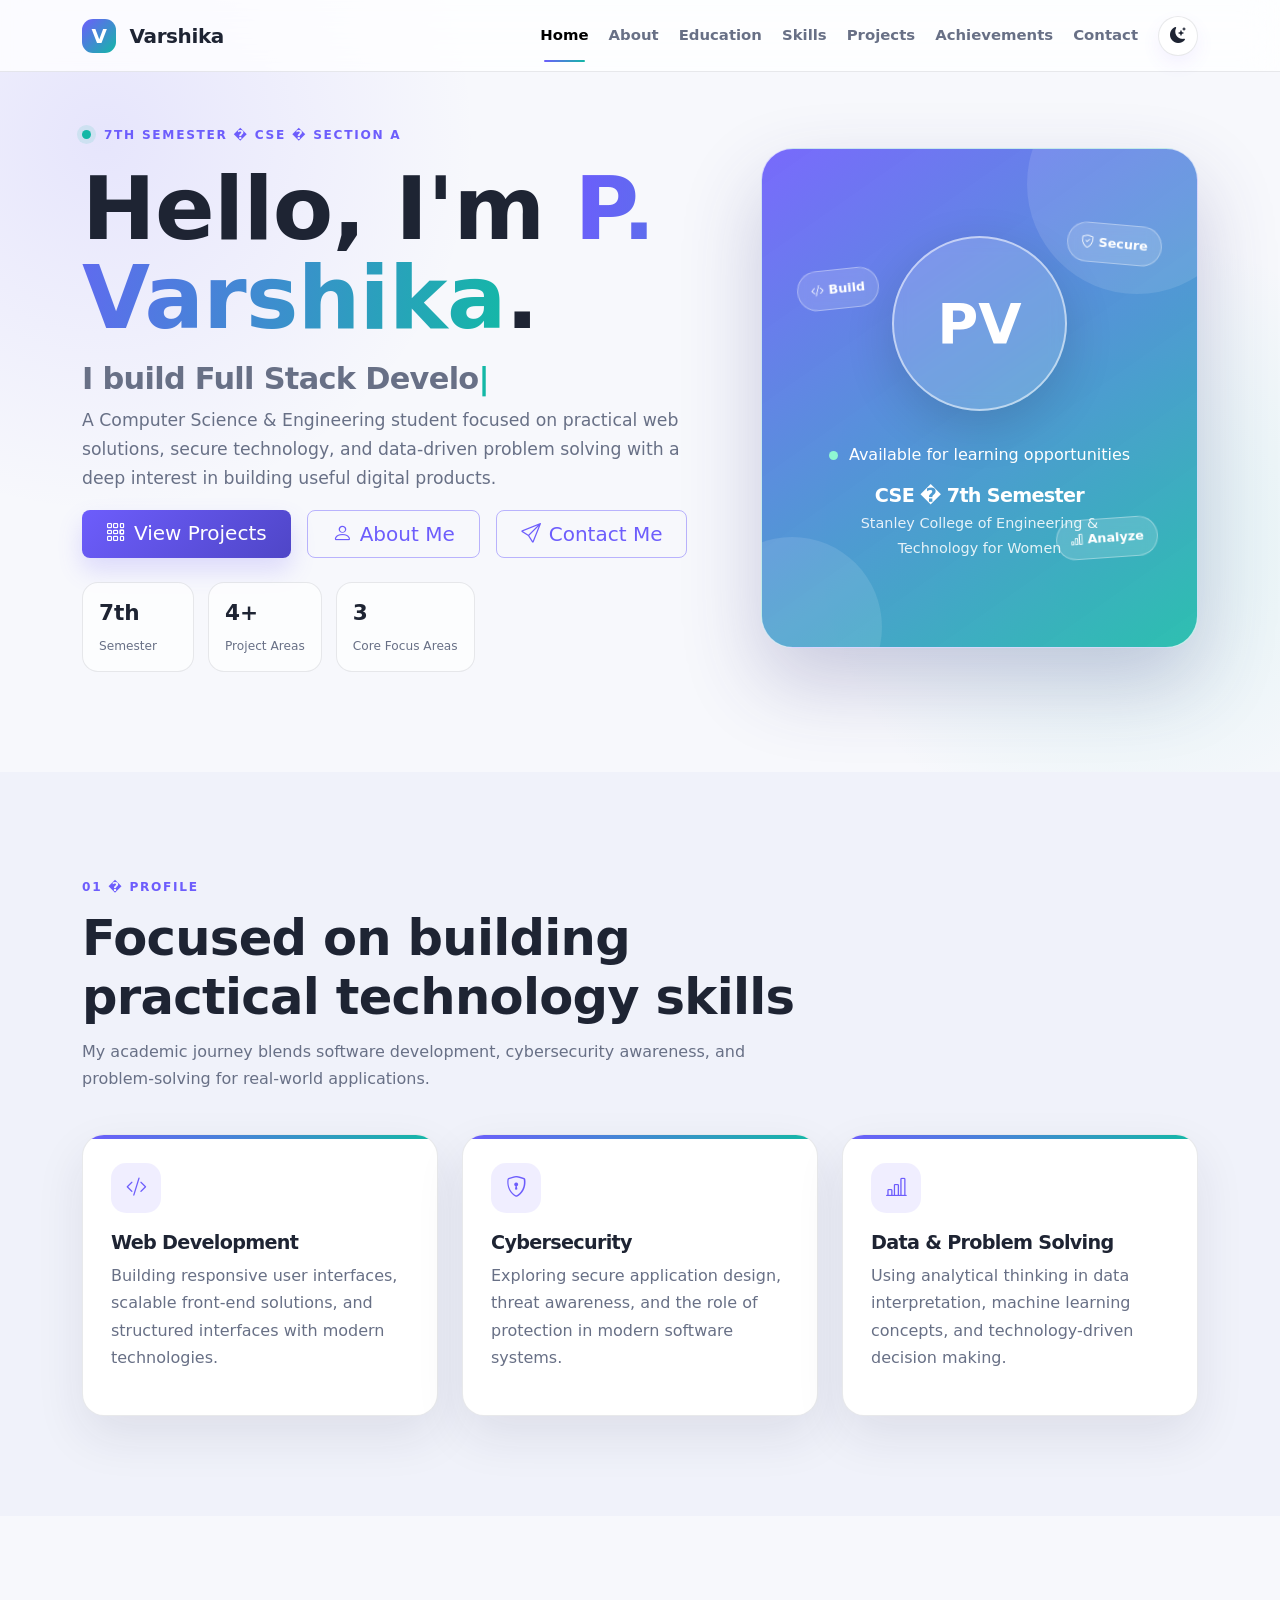
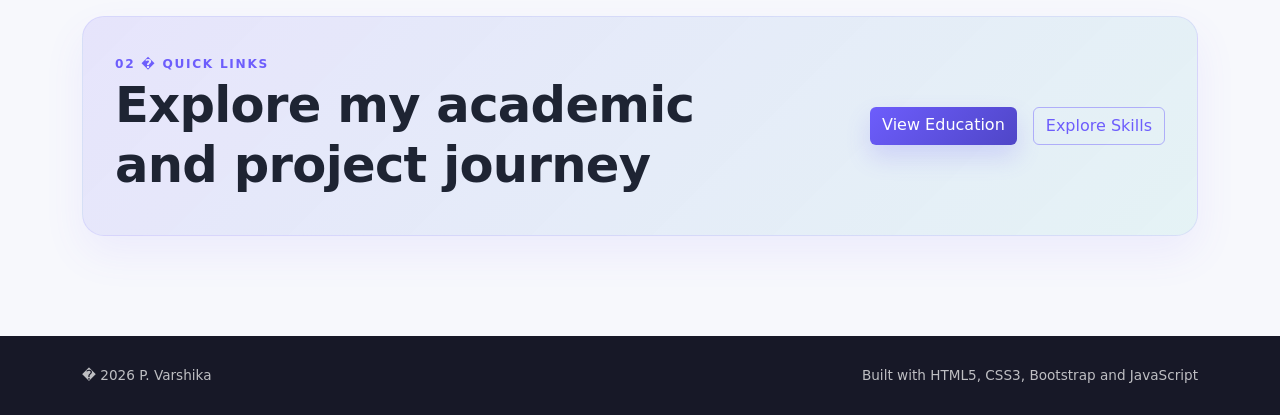
<file: index.html>
<!DOCTYPE html>
<html lang="en">
<head>
  <meta charset="UTF-8">
  <meta name="viewport" content="width=device-width, initial-scale=1.0">
  <meta name="description" content="P. Varshika | Student portfolio for Full Stack Development Assignment 1.">
  <meta name="theme-color" content="#6d5dfc">
  <title>P. Varshika | Home</title>
  <link href="https://cdn.jsdelivr.net/npm/bootstrap@5.3.3/dist/css/bootstrap.min.css" rel="stylesheet">
  <link rel="stylesheet" href="https://cdn.jsdelivr.net/npm/bootstrap-icons@1.11.3/font/bootstrap-icons.min.css">
  <link rel="stylesheet" href="styles.css">
</head>
<body data-page="home">
  <div class="scroll-progress" id="scrollProgress" aria-hidden="true"></div>

  <header>
    <nav class="navbar navbar-expand-lg fixed-top glass-nav" aria-label="Main navigation">
      <div class="container">
        <a class="navbar-brand fw-bold" href="index.html" aria-label="Varshika home">
          <span class="brand-mark">V</span> Varshika
        </a>

        <button class="navbar-toggler" type="button" data-bs-toggle="collapse" data-bs-target="#mainNav" aria-controls="mainNav" aria-expanded="false" aria-label="Toggle navigation">
          <span class="navbar-toggler-icon"></span>
        </button>

        <div class="collapse navbar-collapse" id="mainNav">
          <ul class="navbar-nav ms-auto align-items-lg-center gap-lg-1">
            <li class="nav-item"><a class="nav-link" href="index.html" data-page="home">Home</a></li>
            <li class="nav-item"><a class="nav-link" href="about.html" data-page="about">About</a></li>
            <li class="nav-item"><a class="nav-link" href="education.html" data-page="education">Education</a></li>
            <li class="nav-item"><a class="nav-link" href="skills.html" data-page="skills">Skills</a></li>
            <li class="nav-item"><a class="nav-link" href="projects.html" data-page="projects">Projects</a></li>
            <li class="nav-item"><a class="nav-link" href="achievements.html" data-page="achievements">Achievements</a></li>
            <li class="nav-item"><a class="nav-link" href="contact.html" data-page="contact">Contact</a></li>
            <li class="nav-item ms-lg-2 mt-2 mt-lg-0">
              <button class="theme-toggle" id="themeToggle" type="button" aria-label="Switch to dark mode">
                <i class="bi bi-moon-stars-fill" id="themeIcon"></i>
              </button>
            </li>
          </ul>
        </div>
      </div>
    </nav>
  </header>

  <main>
    <section class="hero-section page-hero section-padding" aria-labelledby="home-title">
      <div class="container">
        <div class="row align-items-center g-5">
          <div class="col-lg-7">
            <div class="eyebrow"><span></span> 7th Semester � CSE � Section A</div>
            <h1 id="home-title">Hello, I'm <span class="gradient-text">P. Varshika</span>.</h1>
            <h2 class="hero-role">I build <span id="typingText" aria-live="polite">Full Stack Development</span><span class="cursor" aria-hidden="true">|</span></h2>
            <p class="hero-description">
              A Computer Science & Engineering student focused on practical web solutions,
              secure technology, and data-driven problem solving with a deep interest in building useful digital products.
            </p>

            <div class="d-flex flex-wrap gap-3">
              <a href="projects.html" class="btn btn-primary btn-lg px-4">
                <i class="bi bi-grid-3x3-gap me-2"></i>View Projects
              </a>
              <a href="about.html" class="btn btn-outline-primary btn-lg px-4">
                <i class="bi bi-person me-2"></i>About Me
              </a>
              <a href="contact.html" class="btn btn-outline-primary btn-lg px-4">
                <i class="bi bi-send me-2"></i>Contact Me
              </a>
            </div>

            <div class="quick-stats mt-4" aria-label="Portfolio highlights">
              <div><strong>7th</strong><span>Semester</span></div>
              <div><strong>4+</strong><span>Project Areas</span></div>
              <div><strong>3</strong><span>Core Focus Areas</span></div>
            </div>
          </div>

          <div class="col-lg-5">
            <div class="profile-card" role="img" aria-label="Stylized profile illustration for P. Varshika">
              <div class="orb orb-one"></div>
              <div class="orb orb-two"></div>
              <div class="profile-avatar">PV</div>
              <div class="profile-card-content">
                <span class="status-dot"></span> Available for learning opportunities
                <h3 class="mt-3 mb-1">CSE � 7th Semester</h3>
                <p class="mb-0">Stanley College of Engineering & Technology for Women</p>
              </div>
              <div class="floating-chip chip-one"><i class="bi bi-code-slash"></i> Build</div>
              <div class="floating-chip chip-two"><i class="bi bi-shield-check"></i> Secure</div>
              <div class="floating-chip chip-three"><i class="bi bi-bar-chart"></i> Analyze</div>
            </div>
          </div>
        </div>
      </div>
    </section>

    <section class="section-padding section-alt" aria-labelledby="highlights-title">
      <div class="container">
        <div class="section-heading">
          <span class="section-kicker">01 � PROFILE</span>
          <h2 id="highlights-title">Focused on building practical technology skills</h2>
          <p>My academic journey blends software development, cybersecurity awareness, and problem-solving for real-world applications.</p>
        </div>

        <div class="row g-4">
          <div class="col-md-4">
            <div class="feature-card h-100">
              <div class="icon-box"><i class="bi bi-code-slash"></i></div>
              <h3>Web Development</h3>
              <p>Building responsive user interfaces, scalable front-end solutions, and structured interfaces with modern technologies.</p>
            </div>
          </div>
          <div class="col-md-4">
            <div class="feature-card h-100">
              <div class="icon-box"><i class="bi bi-shield-lock"></i></div>
              <h3>Cybersecurity</h3>
              <p>Exploring secure application design, threat awareness, and the role of protection in modern software systems.</p>
            </div>
          </div>
          <div class="col-md-4">
            <div class="feature-card h-100">
              <div class="icon-box"><i class="bi bi-bar-chart-line"></i></div>
              <h3>Data & Problem Solving</h3>
              <p>Using analytical thinking in data interpretation, machine learning concepts, and technology-driven decision making.</p>
            </div>
          </div>
        </div>
      </div>
    </section>

    <section class="section-padding" aria-labelledby="home-cta-title">
      <div class="container">
        <div class="callout-panel">
          <div class="row align-items-center g-4">
            <div class="col-lg-8">
              <span class="section-kicker">02 � QUICK LINKS</span>
              <h2 id="home-cta-title">Explore my academic and project journey</h2>
            </div>
            <div class="col-lg-4 text-lg-end">
              <div class="d-flex flex-wrap justify-content-lg-end gap-3">
                <a href="education.html" class="btn btn-primary">View Education</a>
                <a href="skills.html" class="btn btn-outline-primary">Explore Skills</a>
              </div>
            </div>
          </div>
        </div>
      </div>
    </section>
  </main>

  <footer class="footer">
    <div class="container d-flex flex-column flex-md-row justify-content-between align-items-center gap-2">
      <span>� <span id="year">2026</span> P. Varshika</span>
      <span>Built with HTML5, CSS3, Bootstrap and JavaScript</span>
    </div>
  </footer>

  <script src="https://cdn.jsdelivr.net/npm/bootstrap@5.3.3/dist/js/bootstrap.bundle.min.js"></script>
  <script src="script.js"></script>
</body>
</html>
</file>
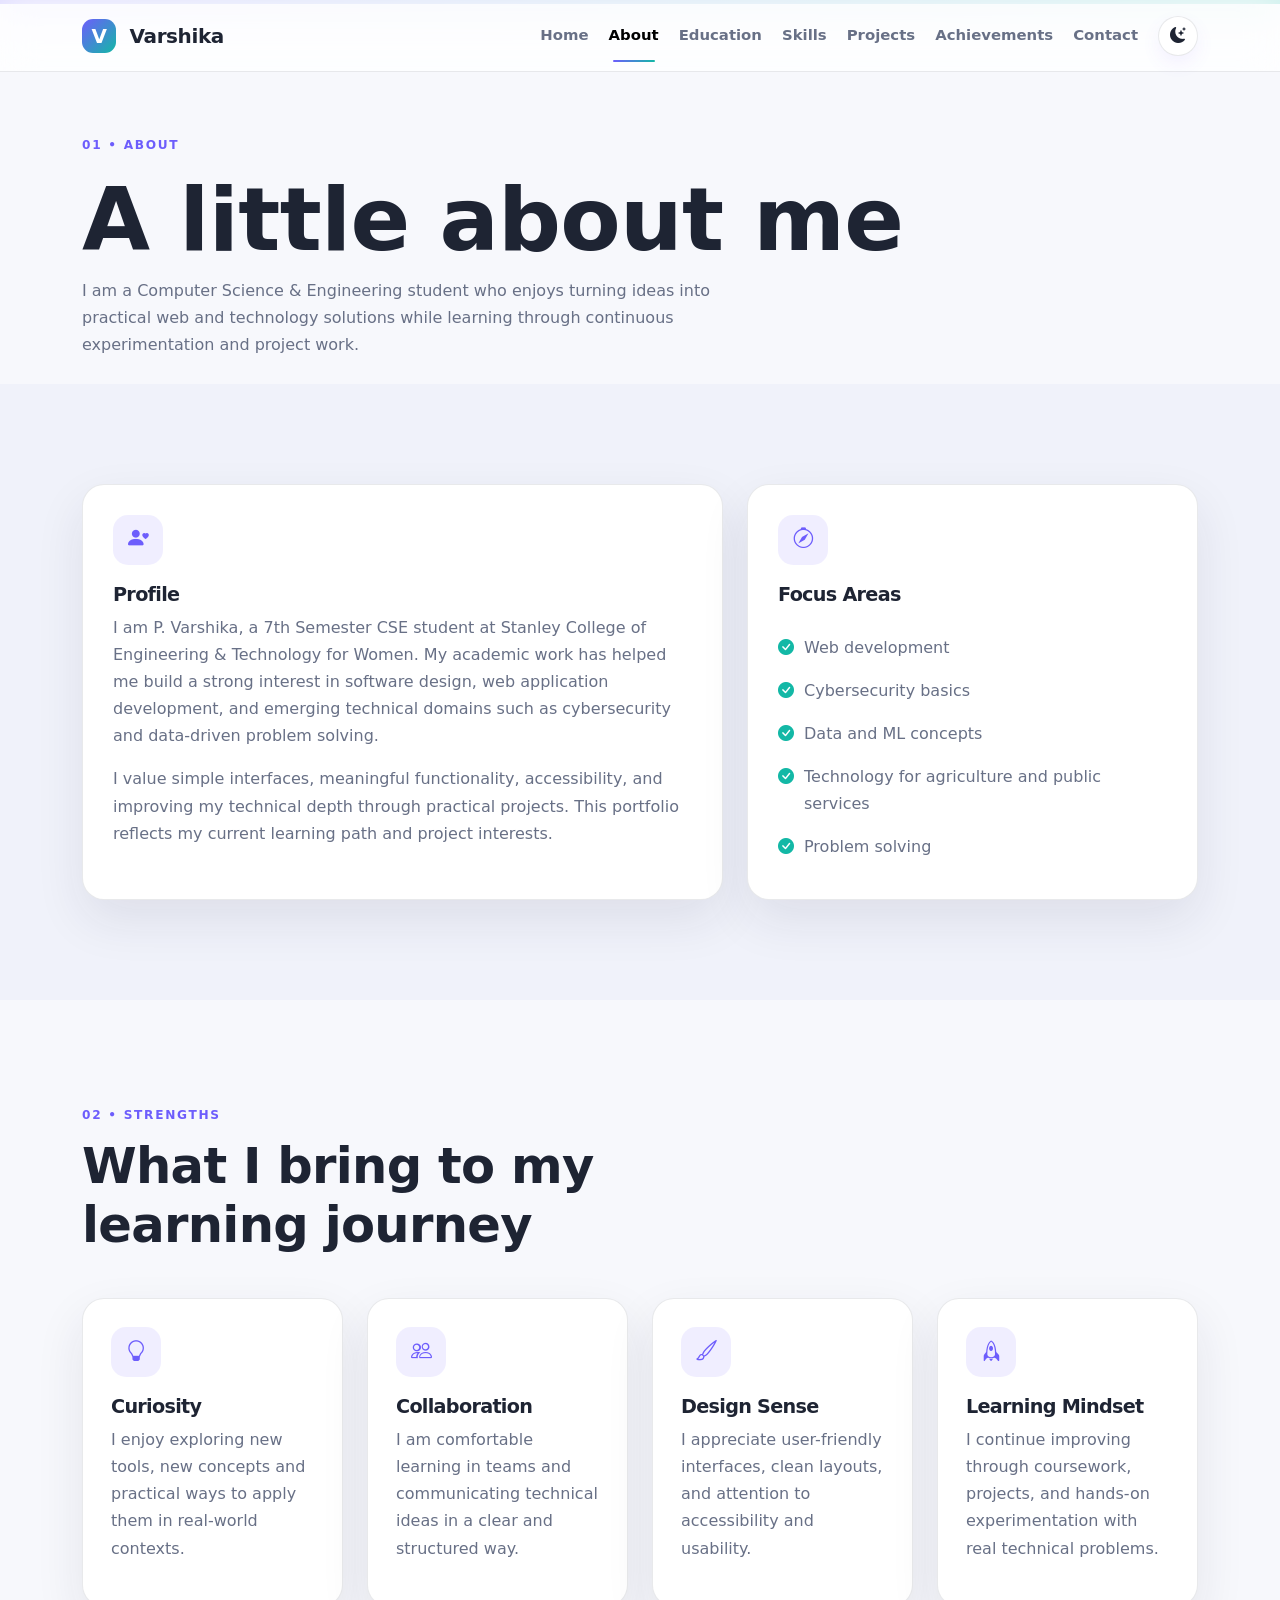
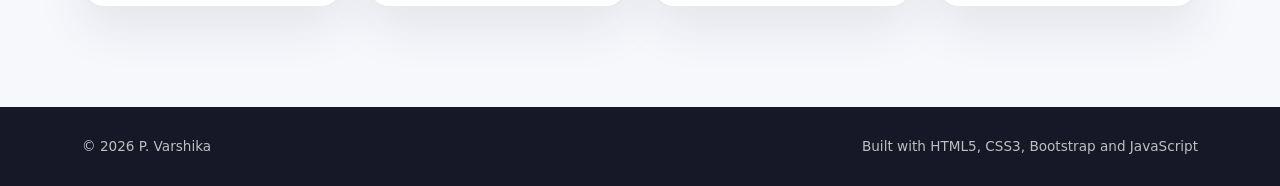
<file: about.html>
<!DOCTYPE html>
<html lang="en">
<head>
  <meta charset="UTF-8">
  <meta name="viewport" content="width=device-width, initial-scale=1.0">
  <title>P. Varshika | About</title>
  <link href="https://cdn.jsdelivr.net/npm/bootstrap@5.3.3/dist/css/bootstrap.min.css" rel="stylesheet">
  <link rel="stylesheet" href="https://cdn.jsdelivr.net/npm/bootstrap-icons@1.11.3/font/bootstrap-icons.min.css">
  <link rel="stylesheet" href="styles.css">
</head>
<body data-page="about">
  <div class="scroll-progress" id="scrollProgress" aria-hidden="true"></div>

  <header>
    <nav class="navbar navbar-expand-lg fixed-top glass-nav" aria-label="Main navigation">
      <div class="container">
        <a class="navbar-brand fw-bold" href="index.html" aria-label="Varshika home"><span class="brand-mark">V</span> Varshika</a>
        <button class="navbar-toggler" type="button" data-bs-toggle="collapse" data-bs-target="#mainNav" aria-controls="mainNav" aria-expanded="false" aria-label="Toggle navigation">
          <span class="navbar-toggler-icon"></span>
        </button>
        <div class="collapse navbar-collapse" id="mainNav">
          <ul class="navbar-nav ms-auto align-items-lg-center gap-lg-1">
            <li class="nav-item"><a class="nav-link" href="index.html" data-page="home">Home</a></li>
            <li class="nav-item"><a class="nav-link" href="about.html" data-page="about">About</a></li>
            <li class="nav-item"><a class="nav-link" href="education.html" data-page="education">Education</a></li>
            <li class="nav-item"><a class="nav-link" href="skills.html" data-page="skills">Skills</a></li>
            <li class="nav-item"><a class="nav-link" href="projects.html" data-page="projects">Projects</a></li>
            <li class="nav-item"><a class="nav-link" href="achievements.html" data-page="achievements">Achievements</a></li>
            <li class="nav-item"><a class="nav-link" href="contact.html" data-page="contact">Contact</a></li>
            <li class="nav-item ms-lg-2 mt-2 mt-lg-0">
              <button class="theme-toggle" id="themeToggle" type="button" aria-label="Switch to dark mode"><i class="bi bi-moon-stars-fill" id="themeIcon"></i></button>
            </li>
          </ul>
        </div>
      </div>
    </nav>
  </header>

  <main>
    <section class="section-padding page-intro">
      <div class="container">
        <span class="section-kicker">01 • ABOUT</span>
        <h1>A little about me</h1>
        <p>I am a Computer Science & Engineering student who enjoys turning ideas into practical web and technology solutions while learning through continuous experimentation and project work.</p>
      </div>
    </section>

    <section class="section-padding section-alt">
      <div class="container">
        <div class="row g-4 align-items-stretch">
          <div class="col-lg-7">
            <article class="content-card h-100">
              <div class="icon-box"><i class="bi bi-person-heart"></i></div>
              <h3>Profile</h3>
              <p>I am P. Varshika, a 7th Semester CSE student at Stanley College of Engineering & Technology for Women. My academic work has helped me build a strong interest in software design, web application development, and emerging technical domains such as cybersecurity and data-driven problem solving.</p>
              <p class="mb-0">I value simple interfaces, meaningful functionality, accessibility, and improving my technical depth through practical projects. This portfolio reflects my current learning path and project interests.</p>
            </article>
          </div>

          <div class="col-lg-5">
            <aside class="content-card h-100">
              <div class="icon-box"><i class="bi bi-compass"></i></div>
              <h3>Focus Areas</h3>
              <ul class="clean-list">
                <li><i class="bi bi-check-circle-fill"></i> Web development</li>
                <li><i class="bi bi-check-circle-fill"></i> Cybersecurity basics</li>
                <li><i class="bi bi-check-circle-fill"></i> Data and ML concepts</li>
                <li><i class="bi bi-check-circle-fill"></i> Technology for agriculture and public services</li>
                <li><i class="bi bi-check-circle-fill"></i> Problem solving</li>
              </ul>
            </aside>
          </div>
        </div>
      </div>
    </section>

    <section class="section-padding">
      <div class="container">
        <div class="section-heading">
          <span class="section-kicker">02 • STRENGTHS</span>
          <h2>What I bring to my learning journey</h2>
        </div>
        <div class="row g-4">
          <div class="col-md-6 col-lg-3">
            <div class="info-card">
              <div class="icon-box"><i class="bi bi-lightbulb"></i></div>
              <h3>Curiosity</h3>
              <p>I enjoy exploring new tools, new concepts and practical ways to apply them in real-world contexts.</p>
            </div>
          </div>
          <div class="col-md-6 col-lg-3">
            <div class="info-card">
              <div class="icon-box"><i class="bi bi-people"></i></div>
              <h3>Collaboration</h3>
              <p>I am comfortable learning in teams and communicating technical ideas in a clear and structured way.</p>
            </div>
          </div>
          <div class="col-md-6 col-lg-3">
            <div class="info-card">
              <div class="icon-box"><i class="bi bi-brush"></i></div>
              <h3>Design Sense</h3>
              <p>I appreciate user-friendly interfaces, clean layouts, and attention to accessibility and usability.</p>
            </div>
          </div>
          <div class="col-md-6 col-lg-3">
            <div class="info-card">
              <div class="icon-box"><i class="bi bi-rocket"></i></div>
              <h3>Learning Mindset</h3>
              <p>I continue improving through coursework, projects, and hands-on experimentation with real technical problems.</p>
            </div>
          </div>
        </div>
      </div>
    </section>
  </main>

  <footer class="footer">
    <div class="container d-flex flex-column flex-md-row justify-content-between align-items-center gap-2">
      <span>© <span id="year">2026</span> P. Varshika</span>
      <span>Built with HTML5, CSS3, Bootstrap and JavaScript</span>
    </div>
  </footer>

  <script src="https://cdn.jsdelivr.net/npm/bootstrap@5.3.3/dist/js/bootstrap.bundle.min.js"></script>
  <script src="script.js"></script>
</body>
</html>
</file>
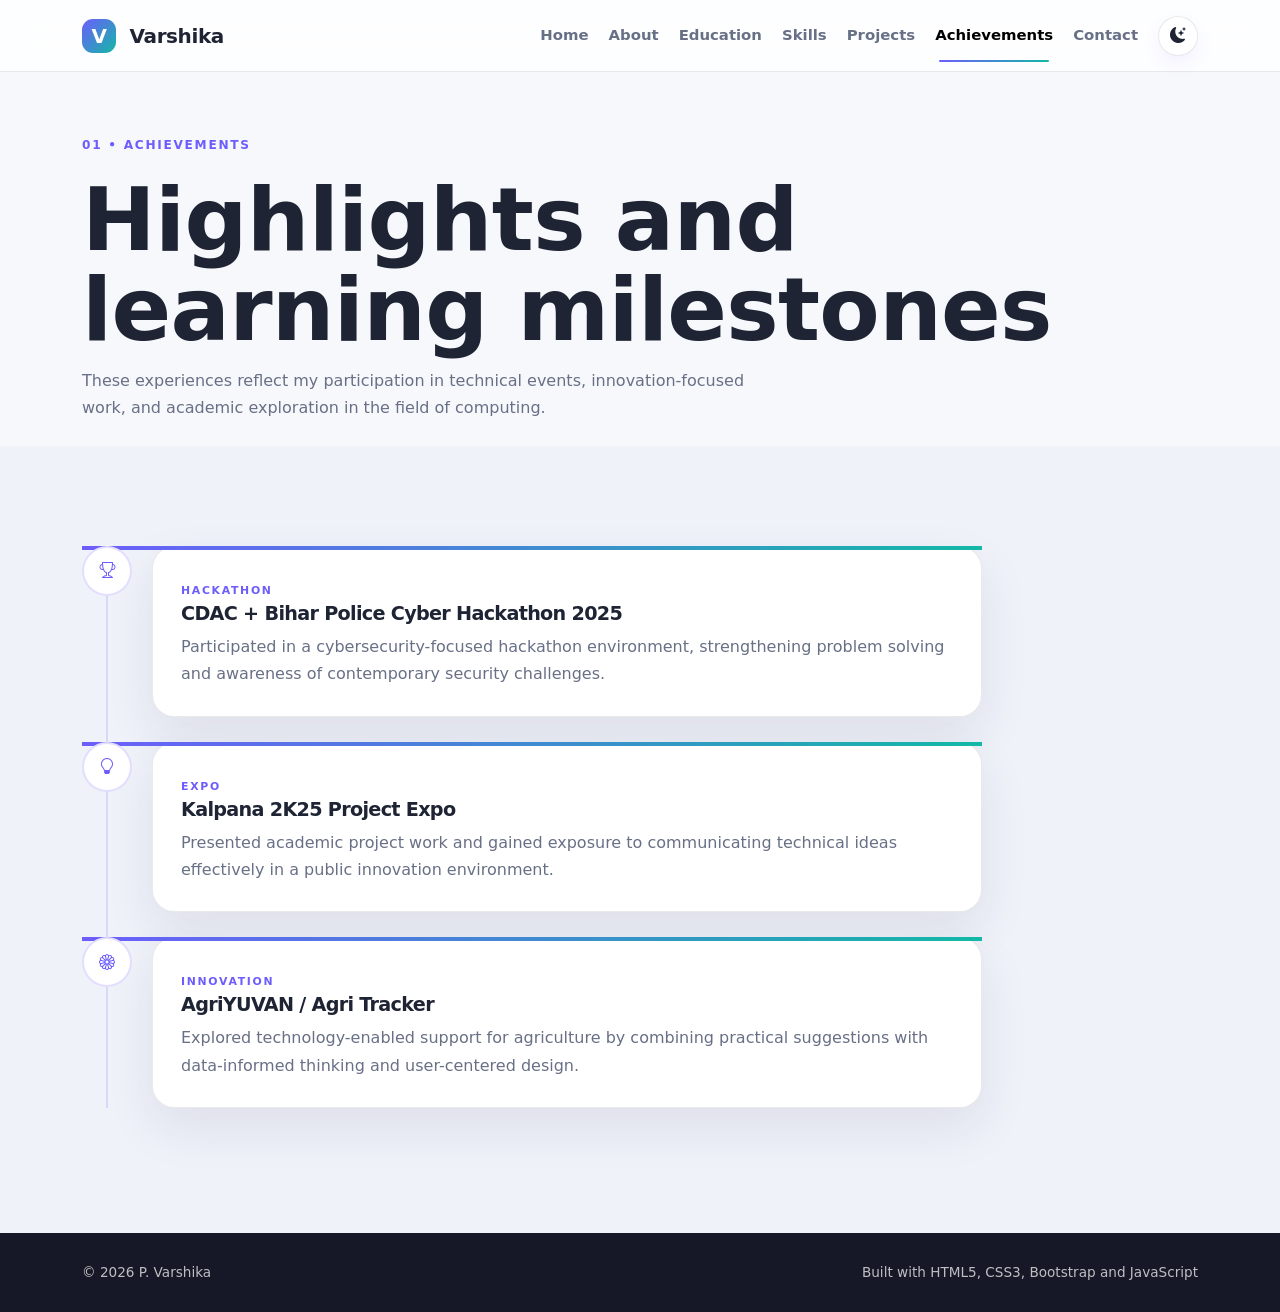
<file: achievements.html>
<!DOCTYPE html>
<html lang="en">
<head>
  <meta charset="UTF-8">
  <meta name="viewport" content="width=device-width, initial-scale=1.0">
  <title>P. Varshika | Achievements</title>
  <link href="https://cdn.jsdelivr.net/npm/bootstrap@5.3.3/dist/css/bootstrap.min.css" rel="stylesheet">
  <link rel="stylesheet" href="https://cdn.jsdelivr.net/npm/bootstrap-icons@1.11.3/font/bootstrap-icons.min.css">
  <link rel="stylesheet" href="styles.css">
</head>
<body data-page="achievements">
  <div class="scroll-progress" id="scrollProgress" aria-hidden="true"></div>

  <header>
    <nav class="navbar navbar-expand-lg fixed-top glass-nav" aria-label="Main navigation">
      <div class="container">
        <a class="navbar-brand fw-bold" href="index.html" aria-label="Varshika home"><span class="brand-mark">V</span> Varshika</a>
        <button class="navbar-toggler" type="button" data-bs-toggle="collapse" data-bs-target="#mainNav" aria-controls="mainNav" aria-expanded="false" aria-label="Toggle navigation">
          <span class="navbar-toggler-icon"></span>
        </button>
        <div class="collapse navbar-collapse" id="mainNav">
          <ul class="navbar-nav ms-auto align-items-lg-center gap-lg-1">
            <li class="nav-item"><a class="nav-link" href="index.html" data-page="home">Home</a></li>
            <li class="nav-item"><a class="nav-link" href="about.html" data-page="about">About</a></li>
            <li class="nav-item"><a class="nav-link" href="education.html" data-page="education">Education</a></li>
            <li class="nav-item"><a class="nav-link" href="skills.html" data-page="skills">Skills</a></li>
            <li class="nav-item"><a class="nav-link" href="projects.html" data-page="projects">Projects</a></li>
            <li class="nav-item"><a class="nav-link" href="achievements.html" data-page="achievements">Achievements</a></li>
            <li class="nav-item"><a class="nav-link" href="contact.html" data-page="contact">Contact</a></li>
            <li class="nav-item ms-lg-2 mt-2 mt-lg-0">
              <button class="theme-toggle" id="themeToggle" type="button" aria-label="Switch to dark mode"><i class="bi bi-moon-stars-fill" id="themeIcon"></i></button>
            </li>
          </ul>
        </div>
      </div>
    </nav>
  </header>

  <main>
    <section class="section-padding page-intro">
      <div class="container">
        <span class="section-kicker">01 • ACHIEVEMENTS</span>
        <h1>Highlights and learning milestones</h1>
        <p>These experiences reflect my participation in technical events, innovation-focused work, and academic exploration in the field of computing.</p>
      </div>
    </section>

    <section class="section-padding section-alt">
      <div class="container">
        <div class="timeline">
          <article class="timeline-item">
            <div class="timeline-dot"><i class="bi bi-trophy"></i></div>
            <div class="achievement-card">
              <span class="timeline-label">Hackathon</span>
              <h3>CDAC + Bihar Police Cyber Hackathon 2025</h3>
              <p class="mb-0">Participated in a cybersecurity-focused hackathon environment, strengthening problem solving and awareness of contemporary security challenges.</p>
            </div>
          </article>

          <article class="timeline-item">
            <div class="timeline-dot"><i class="bi bi-lightbulb"></i></div>
            <div class="achievement-card">
              <span class="timeline-label">Expo</span>
              <h3>Kalpana 2K25 Project Expo</h3>
              <p class="mb-0">Presented academic project work and gained exposure to communicating technical ideas effectively in a public innovation environment.</p>
            </div>
          </article>

          <article class="timeline-item">
            <div class="timeline-dot"><i class="bi bi-flower1"></i></div>
            <div class="achievement-card">
              <span class="timeline-label">Innovation</span>
              <h3>AgriYUVAN / Agri Tracker</h3>
              <p class="mb-0">Explored technology-enabled support for agriculture by combining practical suggestions with data-informed thinking and user-centered design.</p>
            </div>
          </article>
        </div>
      </div>
    </section>
  </main>

  <footer class="footer">
    <div class="container d-flex flex-column flex-md-row justify-content-between align-items-center gap-2">
      <span>© <span id="year">2026</span> P. Varshika</span>
      <span>Built with HTML5, CSS3, Bootstrap and JavaScript</span>
    </div>
  </footer>

  <script src="https://cdn.jsdelivr.net/npm/bootstrap@5.3.3/dist/js/bootstrap.bundle.min.js"></script>
  <script src="script.js"></script>
</body>
</html>
</file>
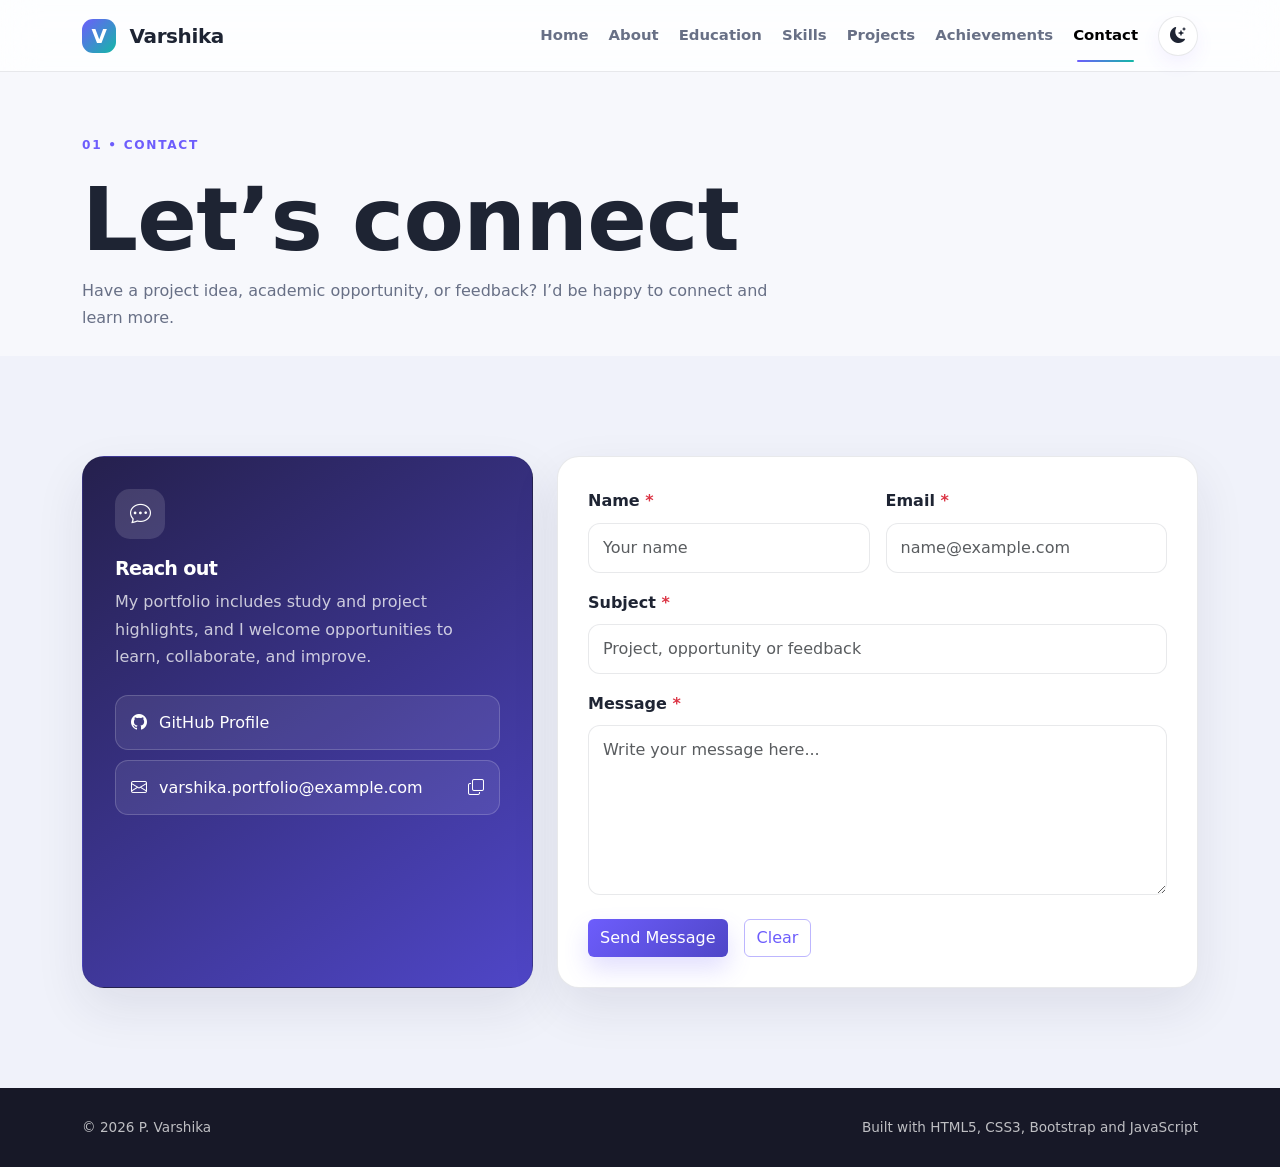
<file: contact.html>
<!DOCTYPE html>
<html lang="en">
<head>
  <meta charset="UTF-8">
  <meta name="viewport" content="width=device-width, initial-scale=1.0">
  <title>P. Varshika | Contact</title>
  <link href="https://cdn.jsdelivr.net/npm/bootstrap@5.3.3/dist/css/bootstrap.min.css" rel="stylesheet">
  <link rel="stylesheet" href="https://cdn.jsdelivr.net/npm/bootstrap-icons@1.11.3/font/bootstrap-icons.min.css">
  <link rel="stylesheet" href="styles.css">
</head>
<body data-page="contact">
  <div class="scroll-progress" id="scrollProgress" aria-hidden="true"></div>

  <header>
    <nav class="navbar navbar-expand-lg fixed-top glass-nav" aria-label="Main navigation">
      <div class="container">
        <a class="navbar-brand fw-bold" href="index.html" aria-label="Varshika home"><span class="brand-mark">V</span> Varshika</a>
        <button class="navbar-toggler" type="button" data-bs-toggle="collapse" data-bs-target="#mainNav" aria-controls="mainNav" aria-expanded="false" aria-label="Toggle navigation">
          <span class="navbar-toggler-icon"></span>
        </button>
        <div class="collapse navbar-collapse" id="mainNav">
          <ul class="navbar-nav ms-auto align-items-lg-center gap-lg-1">
            <li class="nav-item"><a class="nav-link" href="index.html" data-page="home">Home</a></li>
            <li class="nav-item"><a class="nav-link" href="about.html" data-page="about">About</a></li>
            <li class="nav-item"><a class="nav-link" href="education.html" data-page="education">Education</a></li>
            <li class="nav-item"><a class="nav-link" href="skills.html" data-page="skills">Skills</a></li>
            <li class="nav-item"><a class="nav-link" href="projects.html" data-page="projects">Projects</a></li>
            <li class="nav-item"><a class="nav-link" href="achievements.html" data-page="achievements">Achievements</a></li>
            <li class="nav-item"><a class="nav-link" href="contact.html" data-page="contact">Contact</a></li>
            <li class="nav-item ms-lg-2 mt-2 mt-lg-0">
              <button class="theme-toggle" id="themeToggle" type="button" aria-label="Switch to dark mode"><i class="bi bi-moon-stars-fill" id="themeIcon"></i></button>
            </li>
          </ul>
        </div>
      </div>
    </nav>
  </header>

  <main>
    <section class="section-padding page-intro">
      <div class="container">
        <span class="section-kicker">01 • CONTACT</span>
        <h1>Let’s connect</h1>
        <p>Have a project idea, academic opportunity, or feedback? I’d be happy to connect and learn more.</p>
      </div>
    </section>

    <section class="section-padding section-alt">
      <div class="container">
        <div class="row g-4 align-items-stretch">
          <div class="col-lg-5">
            <div class="contact-panel h-100">
              <div class="icon-box"><i class="bi bi-chat-dots"></i></div>
              <h3>Reach out</h3>
              <p>My portfolio includes study and project highlights, and I welcome opportunities to learn, collaborate, and improve.</p>

              <div class="contact-links">
                <a href="https://github.com/Varshika-14" target="_blank" rel="noopener noreferrer">
                  <i class="bi bi-github"></i><span>GitHub Profile</span>
                </a>
                <button class="contact-link-button" id="copyEmail" type="button">
                  <i class="bi bi-envelope"></i><span id="emailText">varshika.portfolio@example.com</span>
                  <i class="bi bi-copy ms-auto"></i>
                </button>
              </div>

              <div class="mini-alert" id="copyMessage" role="status" aria-live="polite"></div>
            </div>
          </div>

          <div class="col-lg-7">
            <div class="content-card h-100">
              <form id="contactForm" novalidate>
                <div id="formAlert" class="alert d-none" role="alert" aria-live="assertive"></div>

                <div class="row g-3">
                  <div class="col-md-6">
                    <label for="name" class="form-label">Name <span aria-hidden="true">*</span></label>
                    <input type="text" class="form-control" id="name" name="name" placeholder="Your name" required>
                    <div class="invalid-feedback">Please enter a valid name.</div>
                  </div>
                  <div class="col-md-6">
                    <label for="email" class="form-label">Email <span aria-hidden="true">*</span></label>
                    <input type="email" class="form-control" id="email" name="email" placeholder="name@example.com" required>
                    <div class="invalid-feedback">Please enter a valid email.</div>
                  </div>
                  <div class="col-12">
                    <label for="subject" class="form-label">Subject <span aria-hidden="true">*</span></label>
                    <input type="text" class="form-control" id="subject" name="subject" placeholder="Project, opportunity or feedback" required>
                    <div class="invalid-feedback">Please enter a subject.</div>
                  </div>
                  <div class="col-12">
                    <label for="message" class="form-label">Message <span aria-hidden="true">*</span></label>
                    <textarea class="form-control" id="message" name="message" rows="6" placeholder="Write your message here..." required></textarea>
                    <div class="invalid-feedback">Please enter a meaningful message.</div>
                  </div>
                </div>

                <div class="d-flex flex-wrap gap-3 mt-4">
                  <button class="btn btn-primary" type="submit">Send Message</button>
                  <button class="btn btn-outline-primary" type="reset" id="resetForm">Clear</button>
                </div>
              </form>
            </div>
          </div>
        </div>
      </div>
    </section>
  </main>

  <footer class="footer">
    <div class="container d-flex flex-column flex-md-row justify-content-between align-items-center gap-2">
      <span>© <span id="year">2026</span> P. Varshika</span>
      <span>Built with HTML5, CSS3, Bootstrap and JavaScript</span>
    </div>
  </footer>

  <script src="https://cdn.jsdelivr.net/npm/bootstrap@5.3.3/dist/js/bootstrap.bundle.min.js"></script>
  <script src="script.js"></script>
</body>
</html>
</file>
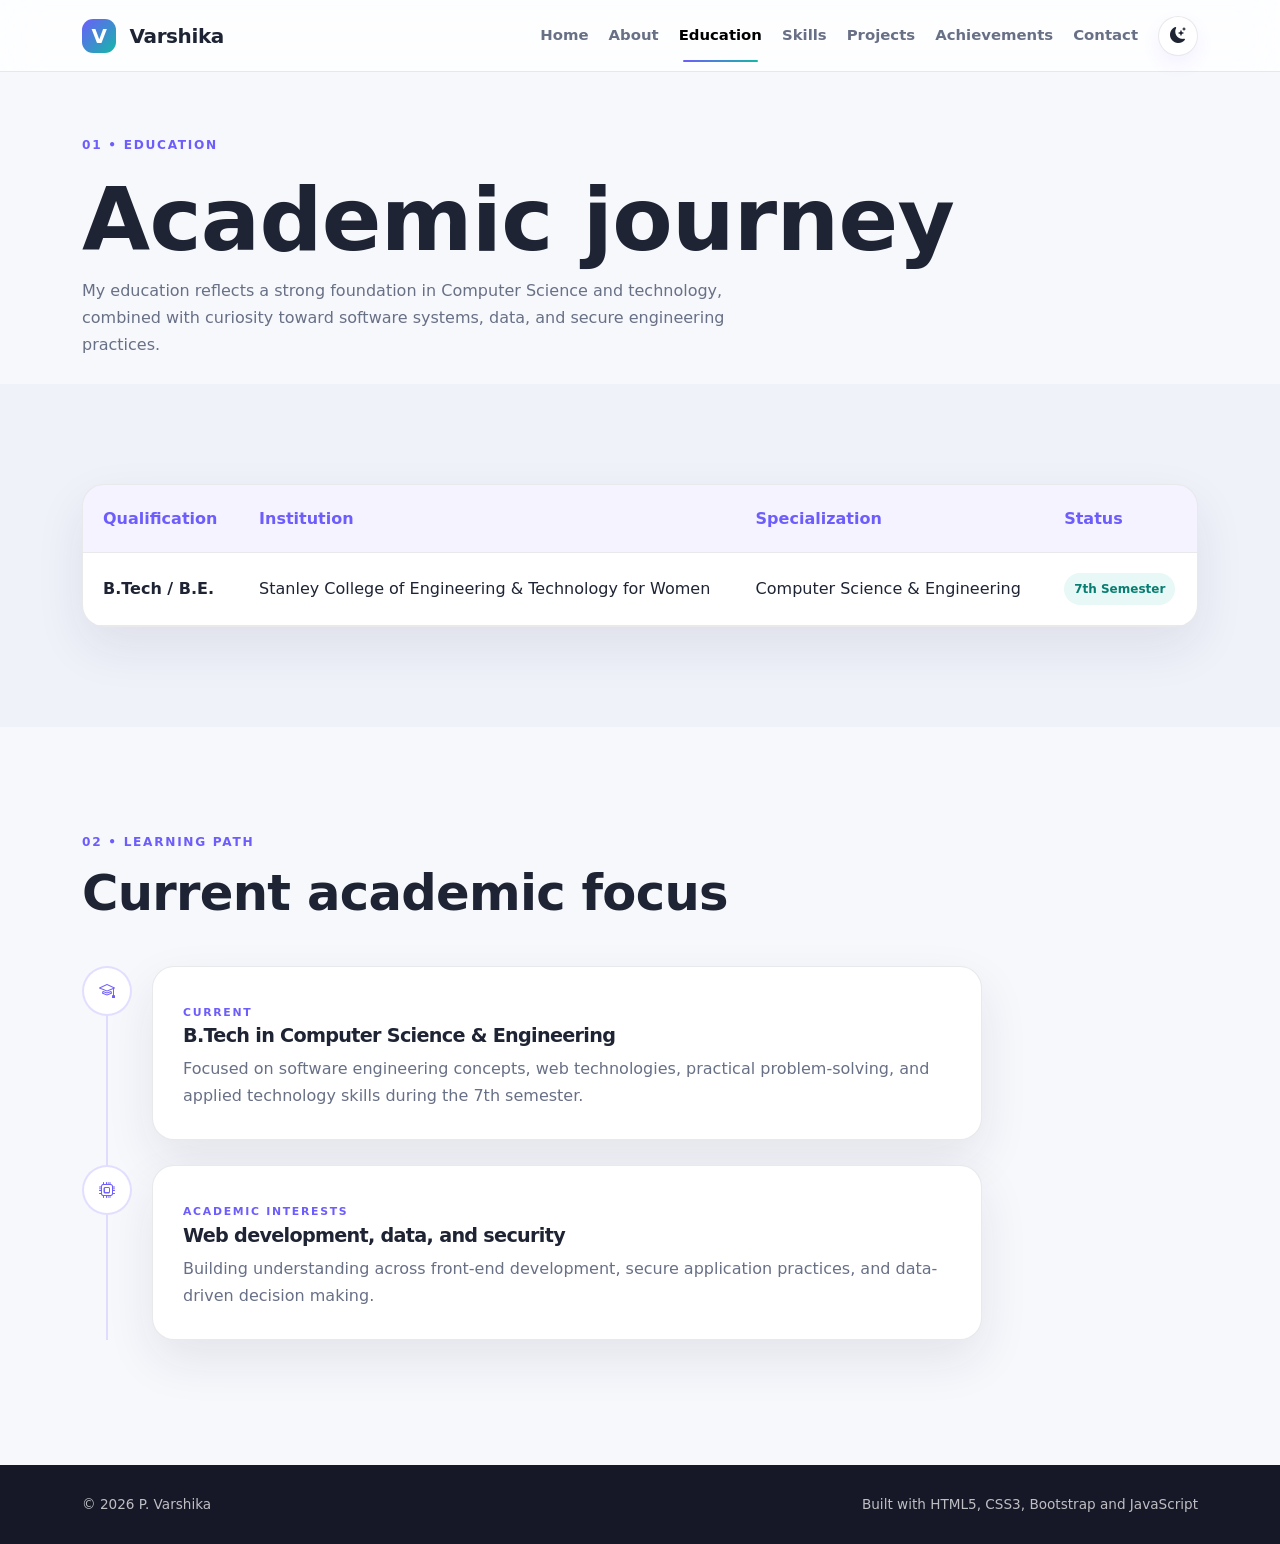
<file: education.html>
<!DOCTYPE html>
<html lang="en">
<head>
  <meta charset="UTF-8">
  <meta name="viewport" content="width=device-width, initial-scale=1.0">
  <title>P. Varshika | Education</title>
  <link href="https://cdn.jsdelivr.net/npm/bootstrap@5.3.3/dist/css/bootstrap.min.css" rel="stylesheet">
  <link rel="stylesheet" href="https://cdn.jsdelivr.net/npm/bootstrap-icons@1.11.3/font/bootstrap-icons.min.css">
  <link rel="stylesheet" href="styles.css">
</head>
<body data-page="education">
  <div class="scroll-progress" id="scrollProgress" aria-hidden="true"></div>

  <header>
    <nav class="navbar navbar-expand-lg fixed-top glass-nav" aria-label="Main navigation">
      <div class="container">
        <a class="navbar-brand fw-bold" href="index.html" aria-label="Varshika home"><span class="brand-mark">V</span> Varshika</a>
        <button class="navbar-toggler" type="button" data-bs-toggle="collapse" data-bs-target="#mainNav" aria-controls="mainNav" aria-expanded="false" aria-label="Toggle navigation">
          <span class="navbar-toggler-icon"></span>
        </button>
        <div class="collapse navbar-collapse" id="mainNav">
          <ul class="navbar-nav ms-auto align-items-lg-center gap-lg-1">
            <li class="nav-item"><a class="nav-link" href="index.html" data-page="home">Home</a></li>
            <li class="nav-item"><a class="nav-link" href="about.html" data-page="about">About</a></li>
            <li class="nav-item"><a class="nav-link" href="education.html" data-page="education">Education</a></li>
            <li class="nav-item"><a class="nav-link" href="skills.html" data-page="skills">Skills</a></li>
            <li class="nav-item"><a class="nav-link" href="projects.html" data-page="projects">Projects</a></li>
            <li class="nav-item"><a class="nav-link" href="achievements.html" data-page="achievements">Achievements</a></li>
            <li class="nav-item"><a class="nav-link" href="contact.html" data-page="contact">Contact</a></li>
            <li class="nav-item ms-lg-2 mt-2 mt-lg-0">
              <button class="theme-toggle" id="themeToggle" type="button" aria-label="Switch to dark mode"><i class="bi bi-moon-stars-fill" id="themeIcon"></i></button>
            </li>
          </ul>
        </div>
      </div>
    </nav>
  </header>

  <main>
    <section class="section-padding page-intro">
      <div class="container">
        <span class="section-kicker">01 • EDUCATION</span>
        <h1>Academic journey</h1>
        <p>My education reflects a strong foundation in Computer Science and technology, combined with curiosity toward software systems, data, and secure engineering practices.</p>
      </div>
    </section>

    <section class="section-padding section-alt">
      <div class="container">
        <div class="content-card p-0 overflow-hidden">
          <div class="table-responsive">
            <table class="table table-modern align-middle mb-0">
              <thead>
                <tr>
                  <th scope="col">Qualification</th>
                  <th scope="col">Institution</th>
                  <th scope="col">Specialization</th>
                  <th scope="col">Status</th>
                </tr>
              </thead>
              <tbody>
                <tr>
                  <td><strong>B.Tech / B.E.</strong></td>
                  <td>Stanley College of Engineering & Technology for Women</td>
                  <td>Computer Science & Engineering</td>
                  <td><span class="badge-soft">7th Semester</span></td>
                </tr>
              </tbody>
            </table>
          </div>
        </div>
      </div>
    </section>

    <section class="section-padding">
      <div class="container">
        <div class="section-heading">
          <span class="section-kicker">02 • LEARNING PATH</span>
          <h2>Current academic focus</h2>
        </div>

        <div class="timeline">
          <article class="timeline-item">
            <div class="timeline-dot"><i class="bi bi-mortarboard"></i></div>
            <div class="content-card">
              <span class="timeline-label">Current</span>
              <h3>B.Tech in Computer Science & Engineering</h3>
              <p class="mb-0">Focused on software engineering concepts, web technologies, practical problem-solving, and applied technology skills during the 7th semester.</p>
            </div>
          </article>

          <article class="timeline-item">
            <div class="timeline-dot"><i class="bi bi-cpu"></i></div>
            <div class="content-card">
              <span class="timeline-label">Academic interests</span>
              <h3>Web development, data, and security</h3>
              <p class="mb-0">Building understanding across front-end development, secure application practices, and data-driven decision making.</p>
            </div>
          </article>
        </div>
      </div>
    </section>
  </main>

  <footer class="footer">
    <div class="container d-flex flex-column flex-md-row justify-content-between align-items-center gap-2">
      <span>© <span id="year">2026</span> P. Varshika</span>
      <span>Built with HTML5, CSS3, Bootstrap and JavaScript</span>
    </div>
  </footer>

  <script src="https://cdn.jsdelivr.net/npm/bootstrap@5.3.3/dist/js/bootstrap.bundle.min.js"></script>
  <script src="script.js"></script>
</body>
</html>
</file>
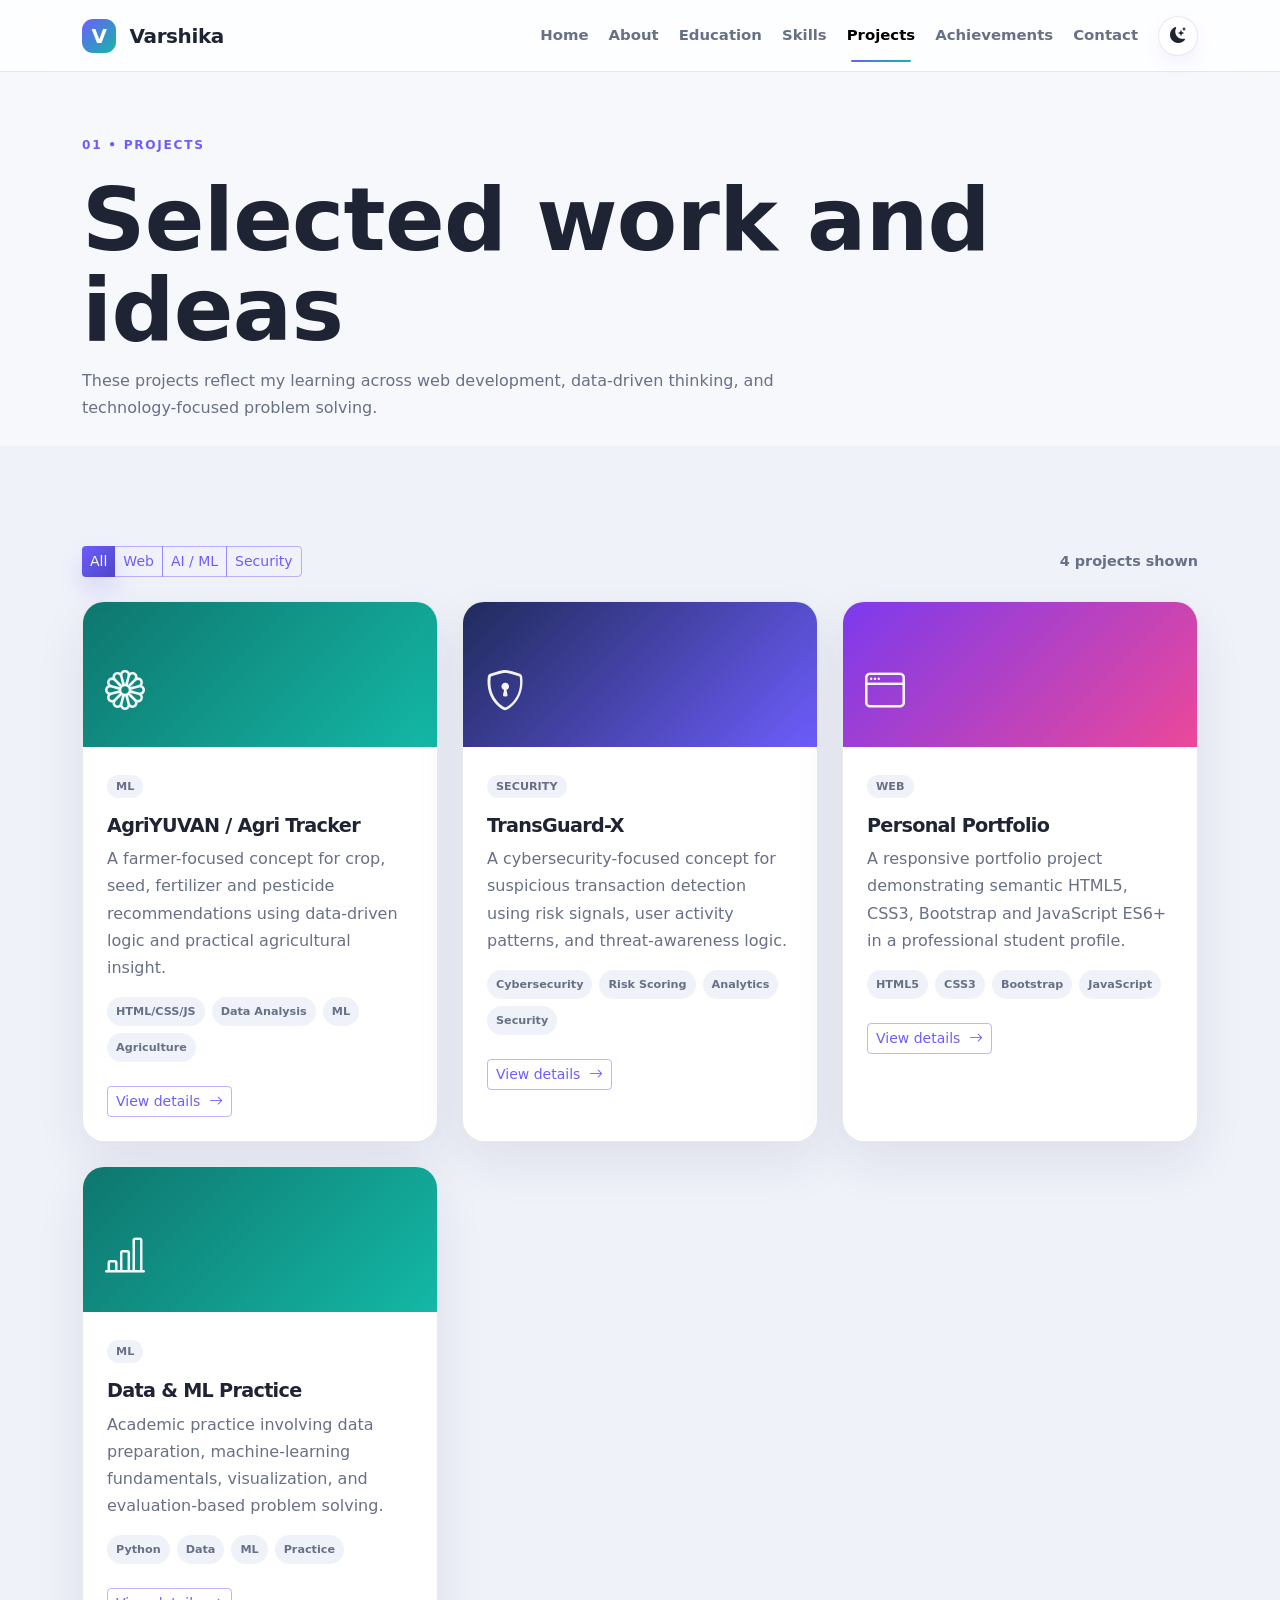
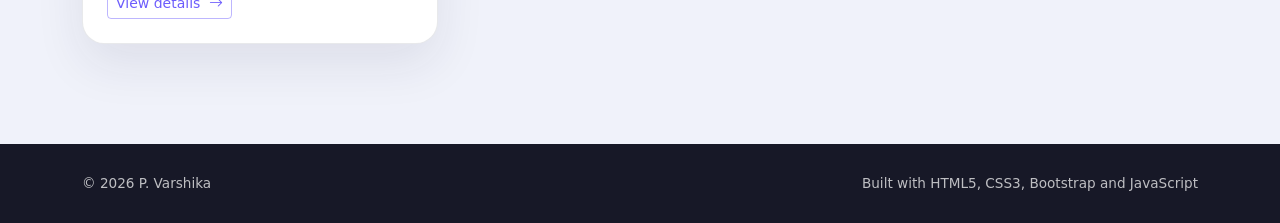
<file: projects.html>
<!DOCTYPE html>
<html lang="en">
<head>
  <meta charset="UTF-8">
  <meta name="viewport" content="width=device-width, initial-scale=1.0">
  <title>P. Varshika | Projects</title>
  <link href="https://cdn.jsdelivr.net/npm/bootstrap@5.3.3/dist/css/bootstrap.min.css" rel="stylesheet">
  <link rel="stylesheet" href="https://cdn.jsdelivr.net/npm/bootstrap-icons@1.11.3/font/bootstrap-icons.min.css">
  <link rel="stylesheet" href="styles.css">
</head>
<body data-page="projects">
  <div class="scroll-progress" id="scrollProgress" aria-hidden="true"></div>

  <header>
    <nav class="navbar navbar-expand-lg fixed-top glass-nav" aria-label="Main navigation">
      <div class="container">
        <a class="navbar-brand fw-bold" href="index.html" aria-label="Varshika home"><span class="brand-mark">V</span> Varshika</a>
        <button class="navbar-toggler" type="button" data-bs-toggle="collapse" data-bs-target="#mainNav" aria-controls="mainNav" aria-expanded="false" aria-label="Toggle navigation">
          <span class="navbar-toggler-icon"></span>
        </button>
        <div class="collapse navbar-collapse" id="mainNav">
          <ul class="navbar-nav ms-auto align-items-lg-center gap-lg-1">
            <li class="nav-item"><a class="nav-link" href="index.html" data-page="home">Home</a></li>
            <li class="nav-item"><a class="nav-link" href="about.html" data-page="about">About</a></li>
            <li class="nav-item"><a class="nav-link" href="education.html" data-page="education">Education</a></li>
            <li class="nav-item"><a class="nav-link" href="skills.html" data-page="skills">Skills</a></li>
            <li class="nav-item"><a class="nav-link" href="projects.html" data-page="projects">Projects</a></li>
            <li class="nav-item"><a class="nav-link" href="achievements.html" data-page="achievements">Achievements</a></li>
            <li class="nav-item"><a class="nav-link" href="contact.html" data-page="contact">Contact</a></li>
            <li class="nav-item ms-lg-2 mt-2 mt-lg-0">
              <button class="theme-toggle" id="themeToggle" type="button" aria-label="Switch to dark mode"><i class="bi bi-moon-stars-fill" id="themeIcon"></i></button>
            </li>
          </ul>
        </div>
      </div>
    </nav>
  </header>

  <main>
    <section class="section-padding page-intro">
      <div class="container">
        <span class="section-kicker">01 • PROJECTS</span>
        <h1>Selected work and ideas</h1>
        <p>These projects reflect my learning across web development, data-driven thinking, and technology-focused problem solving.</p>
      </div>
    </section>

    <section class="section-padding section-alt">
      <div class="container">
        <div class="project-toolbar d-flex flex-wrap justify-content-between align-items-center gap-3 mb-4">
          <div class="btn-group" role="group" aria-label="Project filter">
            <button class="btn btn-sm btn-primary project-filter active" data-filter="all" type="button">All</button>
            <button class="btn btn-sm btn-outline-primary project-filter" data-filter="web" type="button">Web</button>
            <button class="btn btn-sm btn-outline-primary project-filter" data-filter="ml" type="button">AI / ML</button>
            <button class="btn btn-sm btn-outline-primary project-filter" data-filter="security" type="button">Security</button>
          </div>
          <span class="result-count" id="projectCount" aria-live="polite"></span>
        </div>

        <div id="projectGrid" class="row g-4"></div>
      </div>
    </section>
  </main>

  <div class="modal fade" id="projectModal" tabindex="-1" aria-labelledby="projectModalTitle" aria-hidden="true">
    <div class="modal-dialog modal-dialog-centered modal-lg">
      <div class="modal-content modal-modern">
        <div class="modal-header border-0">
          <h2 class="modal-title h4" id="projectModalTitle">Project</h2>
          <button type="button" class="btn-close" data-bs-dismiss="modal" aria-label="Close"></button>
        </div>
        <div class="modal-body" id="projectModalBody"></div>
      </div>
    </div>
  </div>

  <footer class="footer">
    <div class="container d-flex flex-column flex-md-row justify-content-between align-items-center gap-2">
      <span>© <span id="year">2026</span> P. Varshika</span>
      <span>Built with HTML5, CSS3, Bootstrap and JavaScript</span>
    </div>
  </footer>

  <script src="https://cdn.jsdelivr.net/npm/bootstrap@5.3.3/dist/js/bootstrap.bundle.min.js"></script>
  <script src="script.js"></script>
</body>
</html>
</file>
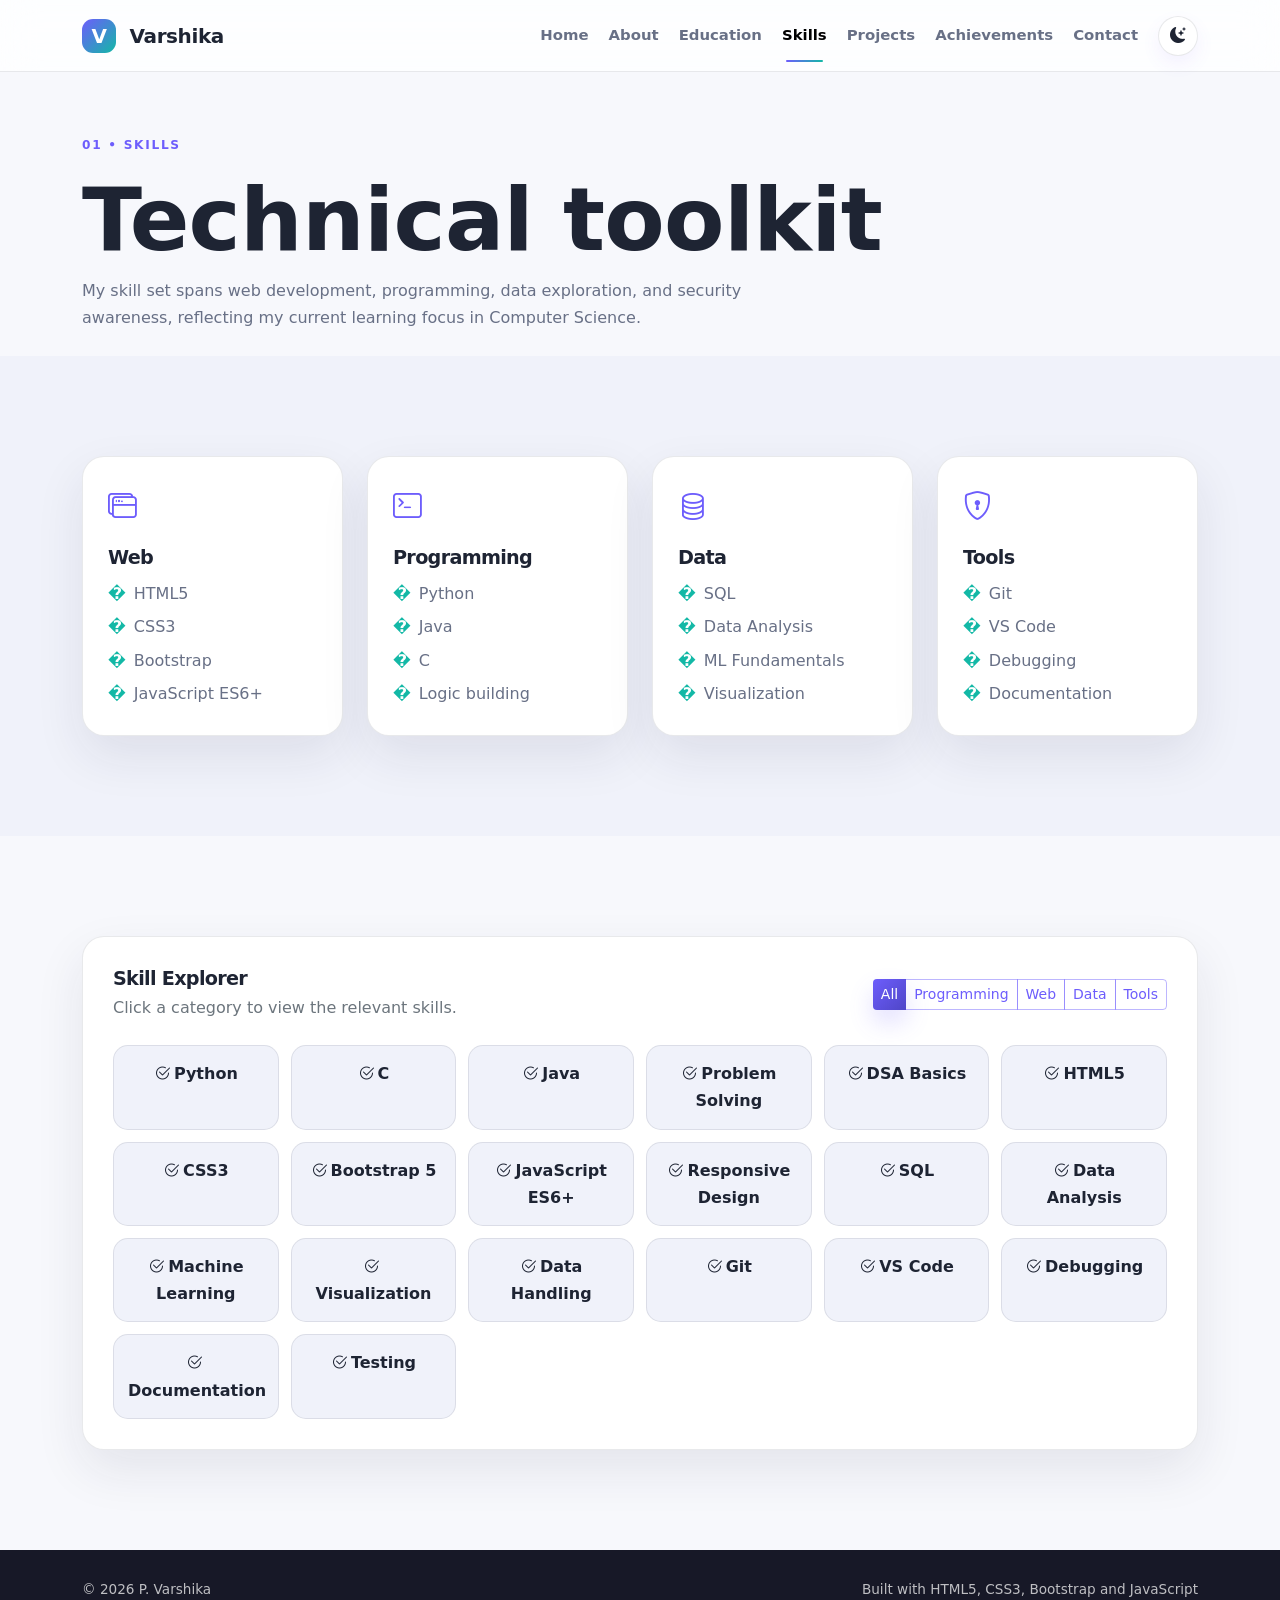
<file: skills.html>
<!DOCTYPE html>
<html lang="en">
<head>
  <meta charset="UTF-8">
  <meta name="viewport" content="width=device-width, initial-scale=1.0">
  <title>P. Varshika | Skills</title>
  <link href="https://cdn.jsdelivr.net/npm/bootstrap@5.3.3/dist/css/bootstrap.min.css" rel="stylesheet">
  <link rel="stylesheet" href="https://cdn.jsdelivr.net/npm/bootstrap-icons@1.11.3/font/bootstrap-icons.min.css">
  <link rel="stylesheet" href="styles.css">
</head>
<body data-page="skills">
  <div class="scroll-progress" id="scrollProgress" aria-hidden="true"></div>

  <header>
    <nav class="navbar navbar-expand-lg fixed-top glass-nav" aria-label="Main navigation">
      <div class="container">
        <a class="navbar-brand fw-bold" href="index.html" aria-label="Varshika home"><span class="brand-mark">V</span> Varshika</a>
        <button class="navbar-toggler" type="button" data-bs-toggle="collapse" data-bs-target="#mainNav" aria-controls="mainNav" aria-expanded="false" aria-label="Toggle navigation">
          <span class="navbar-toggler-icon"></span>
        </button>
        <div class="collapse navbar-collapse" id="mainNav">
          <ul class="navbar-nav ms-auto align-items-lg-center gap-lg-1">
            <li class="nav-item"><a class="nav-link" href="index.html" data-page="home">Home</a></li>
            <li class="nav-item"><a class="nav-link" href="about.html" data-page="about">About</a></li>
            <li class="nav-item"><a class="nav-link" href="education.html" data-page="education">Education</a></li>
            <li class="nav-item"><a class="nav-link" href="skills.html" data-page="skills">Skills</a></li>
            <li class="nav-item"><a class="nav-link" href="projects.html" data-page="projects">Projects</a></li>
            <li class="nav-item"><a class="nav-link" href="achievements.html" data-page="achievements">Achievements</a></li>
            <li class="nav-item"><a class="nav-link" href="contact.html" data-page="contact">Contact</a></li>
            <li class="nav-item ms-lg-2 mt-2 mt-lg-0">
              <button class="theme-toggle" id="themeToggle" type="button" aria-label="Switch to dark mode"><i class="bi bi-moon-stars-fill" id="themeIcon"></i></button>
            </li>
          </ul>
        </div>
      </div>
    </nav>
  </header>

  <main>
    <section class="section-padding page-intro">
      <div class="container">
        <span class="section-kicker">01 • SKILLS</span>
        <h1>Technical toolkit</h1>
        <p>My skill set spans web development, programming, data exploration, and security awareness, reflecting my current learning focus in Computer Science.</p>
      </div>
    </section>

    <section class="section-padding section-alt">
      <div class="container">
        <div class="row g-4">
          <div class="col-md-6 col-lg-3">
            <div class="skill-card h-100">
              <i class="bi bi-window-stack"></i>
              <h3>Web</h3>
              <ul><li>HTML5</li><li>CSS3</li><li>Bootstrap</li><li>JavaScript ES6+</li></ul>
            </div>
          </div>
          <div class="col-md-6 col-lg-3">
            <div class="skill-card h-100">
              <i class="bi bi-terminal"></i>
              <h3>Programming</h3>
              <ul><li>Python</li><li>Java</li><li>C</li><li>Logic building</li></ul>
            </div>
          </div>
          <div class="col-md-6 col-lg-3">
            <div class="skill-card h-100">
              <i class="bi bi-database"></i>
              <h3>Data</h3>
              <ul><li>SQL</li><li>Data Analysis</li><li>ML Fundamentals</li><li>Visualization</li></ul>
            </div>
          </div>
          <div class="col-md-6 col-lg-3">
            <div class="skill-card h-100">
              <i class="bi bi-shield-lock"></i>
              <h3>Tools</h3>
              <ul><li>Git</li><li>VS Code</li><li>Debugging</li><li>Documentation</li></ul>
            </div>
          </div>
        </div>
      </div>
    </section>

    <section class="section-padding">
      <div class="container">
        <div class="content-card">
          <div class="d-flex flex-wrap justify-content-between align-items-center gap-3">
            <div>
              <h3 class="mb-1">Skill Explorer</h3>
              <p class="mb-0 text-secondary">Click a category to view the relevant skills.</p>
            </div>
            <div class="btn-group" role="group" aria-label="Skill category selector">
              <button class="btn btn-sm btn-primary skill-filter active" data-skill="all">All</button>
              <button class="btn btn-sm btn-outline-primary skill-filter" data-skill="programming">Programming</button>
              <button class="btn btn-sm btn-outline-primary skill-filter" data-skill="web">Web</button>
              <button class="btn btn-sm btn-outline-primary skill-filter" data-skill="data">Data</button>
              <button class="btn btn-sm btn-outline-primary skill-filter" data-skill="tools">Tools</button>
            </div>
          </div>
          <div id="skillExplorer" class="skill-explorer mt-4" aria-live="polite"></div>
        </div>
      </div>
    </section>
  </main>

  <footer class="footer">
    <div class="container d-flex flex-column flex-md-row justify-content-between align-items-center gap-2">
      <span>© <span id="year">2026</span> P. Varshika</span>
      <span>Built with HTML5, CSS3, Bootstrap and JavaScript</span>
    </div>
  </footer>

  <script src="https://cdn.jsdelivr.net/npm/bootstrap@5.3.3/dist/js/bootstrap.bundle.min.js"></script>
  <script src="script.js"></script>
</body>
</html>
</file>
<file: styles.css>
:root {
  --primary: #6d5dfc;
  --primary-dark: #4f46c7;
  --accent: #13b8a6;
  --bg: #f7f8fc;
  --surface: #ffffff;
  --surface-2: #f0f2fa;
  --text: #1e2433;
  --muted: #687086;
  --border: rgba(35, 42, 60, 0.1);
  --shadow: 0 20px 50px rgba(31, 38, 66, 0.09);
  --radius: 22px;
  --nav-height: 72px;
}

* { box-sizing: border-box; scroll-behavior: smooth; }

html { scroll-padding-top: 88px; }

body {
  margin: 0;
  font-family: Inter, ui-sans-serif, system-ui, -apple-system, BlinkMacSystemFont, "Segoe UI", sans-serif;
  color: var(--text);
  background: var(--bg);
  line-height: 1.7;
}

img { max-width: 100%; display: block; }
a { color: inherit; text-decoration: none; }
a:hover { color: var(--primary); }

::selection { background: rgba(109, 93, 252, 0.2); }

.scroll-progress {
  position: fixed;
  top: 0;
  left: 0;
  width: 0;
  height: 4px;
  background: linear-gradient(90deg, var(--primary), var(--accent));
  z-index: 2000;
}

.glass-nav {
  min-height: var(--nav-height);
  background: rgba(255, 255, 255, 0.78);
  backdrop-filter: blur(18px);
  border-bottom: 1px solid var(--border);
}

.navbar-brand { color: var(--text); letter-spacing: -0.4px; }
.brand-mark {
  display: inline-grid;
  place-items: center;
  width: 34px;
  height: 34px;
  margin-right: 7px;
  border-radius: 11px;
  color: #fff;
  background: linear-gradient(135deg, var(--primary), var(--accent));
}

.nav-link {
  color: var(--muted);
  font-weight: 600;
  font-size: 0.93rem;
  position: relative;
  transition: color 0.2s ease;
}

.nav-link:hover,
.nav-link:focus,
.nav-link.active {
  color: var(--primary);
}

.nav-link.active::after {
  content: "";
  position: absolute;
  left: 0.75rem;
  right: 0.75rem;
  bottom: -0.35rem;
  height: 2px;
  border-radius: 999px;
  background: linear-gradient(90deg, var(--primary), var(--accent));
}

.navbar-toggler {
  border-color: var(--border);
  border-radius: 12px;
}
.navbar-toggler:focus,
.theme-toggle:focus,
.btn:focus-visible,
.nav-link:focus-visible,
.contact-link-button:focus-visible,
.form-control:focus-visible {
  outline: 3px solid rgba(109, 93, 252, 0.25);
  outline-offset: 2px;
}

.theme-toggle {
  border: 1px solid var(--border);
  background: var(--surface);
  color: var(--text);
  width: 40px;
  height: 40px;
  border-radius: 50%;
  display: grid;
  place-items: center;
  transition: transform .2s ease, background .2s ease, box-shadow .2s ease;
  box-shadow: 0 8px 18px rgba(109, 93, 252, 0.08);
}
.theme-toggle:hover {
  transform: translateY(-2px);
  box-shadow: 0 10px 22px rgba(109, 93, 252, 0.14);
}

.section-padding { padding: 100px 0; }
.section-alt { background: var(--surface-2); }

.hero-section {
  min-height: 100vh;
  display: flex;
  align-items: center;
  padding-top: 125px;
  position: relative;
  overflow: hidden;
  background:
    radial-gradient(circle at 8% 18%, rgba(109, 93, 252, .12), transparent 28%),
    radial-gradient(circle at 88% 70%, rgba(19, 184, 166, .10), transparent 25%),
    var(--bg);
}

.page-hero { min-height: 78vh; }

.eyebrow, .section-kicker, .timeline-label {
  text-transform: uppercase;
  letter-spacing: 1.7px;
  font-weight: 800;
  font-size: .76rem;
  color: var(--primary);
}
.eyebrow span {
  display: inline-block;
  width: 9px;
  height: 9px;
  background: var(--accent);
  border-radius: 50%;
  margin-right: 7px;
  box-shadow: 0 0 0 5px rgba(19, 184, 166, .12);
}

h1, h2, h3 { letter-spacing: -0.7px; font-weight: 800; }
h1 { font-size: clamp(2.7rem, 7vw, 5.5rem); line-height: 1.02; margin: 18px 0; }
h2 { font-size: clamp(2rem, 4vw, 3.1rem); }
h3 { font-size: 1.2rem; }
.hero-role { font-size: clamp(1.25rem, 2.5vw, 1.9rem); color: var(--muted); font-weight: 700; }
.hero-description { max-width: 670px; color: var(--muted); font-size: 1.08rem; }
.gradient-text {
  background: linear-gradient(100deg, var(--primary), var(--accent));
  -webkit-background-clip: text;
  background-clip: text;
  color: transparent;
}
.cursor { color: var(--accent); animation: blink 1s infinite; }
@keyframes blink { 50% { opacity: 0; } }

.btn {
  transition: transform .2s ease, box-shadow .2s ease, background .2s ease, border-color .2s ease;
}
.btn-primary {
  background: linear-gradient(135deg, var(--primary), var(--primary-dark));
  border: none;
  box-shadow: 0 12px 25px rgba(109, 93, 252, .2);
}
.btn-primary:hover {
  transform: translateY(-2px);
  box-shadow: 0 16px 28px rgba(109, 93, 252, .26);
}
.btn-outline-primary {
  border-color: rgba(109, 93, 252, .45);
  color: var(--primary);
}
.btn-outline-primary:hover {
  background: var(--primary);
  border-color: var(--primary);
  transform: translateY(-2px);
}

.quick-stats {
  display: flex;
  flex-wrap: wrap;
  gap: 14px;
}
.quick-stats div {
  min-width: 112px;
  padding: 12px 16px;
  border: 1px solid var(--border);
  border-radius: 16px;
  background: rgba(255,255,255,.65);
}
.quick-stats strong { display: block; font-size: 1.35rem; color: var(--text); }
.quick-stats span { font-size: .76rem; color: var(--muted); }

.profile-card {
  position: relative;
  min-height: 500px;
  overflow: hidden;
  border-radius: 32px;
  border: 1px solid rgba(255,255,255,.7);
  background: linear-gradient(145deg, rgba(109,93,252,.92), rgba(19,184,166,.88));
  box-shadow: 0 35px 80px rgba(56, 55, 130, .24);
  display: flex;
  flex-direction: column;
  justify-content: center;
  align-items: center;
  color: #fff;
}
.profile-avatar {
  width: 175px;
  height: 175px;
  border-radius: 50%;
  display: grid;
  place-items: center;
  font-size: 3.5rem;
  font-weight: 900;
  background: rgba(255,255,255,.16);
  border: 2px solid rgba(255,255,255,.55);
  box-shadow: 0 15px 50px rgba(0,0,0,.14);
  backdrop-filter: blur(8px);
}
.profile-card-content { text-align: center; max-width: 320px; margin-top: 30px; z-index: 2; }
.profile-card-content p { opacity: .86; font-size: .9rem; }
.status-dot {
  display: inline-block;
  width: 9px;
  height: 9px;
  background: #8ff7d2;
  border-radius: 50%;
  margin-right: 6px;
}
.orb {
  position: absolute;
  border-radius: 50%;
  background: rgba(255,255,255,.11);
}
.orb-one { width: 220px; height: 220px; top: -75px; right: -50px; }
.orb-two { width: 180px; height: 180px; bottom: -70px; left: -60px; }
.floating-chip {
  position: absolute;
  padding: 8px 13px;
  background: rgba(255,255,255,.15);
  border: 1px solid rgba(255,255,255,.35);
  border-radius: 999px;
  backdrop-filter: blur(8px);
  font-weight: 700;
  font-size: .8rem;
}
.chip-one { top: 24%; left: 8%; transform: rotate(-6deg); }
.chip-two { top: 15%; right: 8%; transform: rotate(5deg); }
.chip-three { bottom: 18%; right: 9%; transform: rotate(-4deg); }

.section-heading { max-width: 730px; margin-bottom: 42px; }
.section-heading h2 { margin: 10px 0; }
.section-heading p { color: var(--muted); margin: 0; }

.content-card,
.skill-card,
.feature-card,
.callout-panel,
.info-card,
.achievement-card,
.contact-panel {
  background: var(--surface);
  border: 1px solid var(--border);
  border-radius: var(--radius);
  box-shadow: var(--shadow);
}

.content-card { padding: 30px; }
.feature-card { padding: 28px; transition: transform .25s ease, box-shadow .25s ease; position: relative; overflow: hidden; }
.feature-card::before,
.info-card::before,
.achievement-card::before {
  content: "";
  position: absolute;
  inset: 0 auto auto 0;
  width: 100%;
  height: 4px;
  background: linear-gradient(90deg, var(--primary), var(--accent));
}
.feature-card:hover,
.info-card:hover,
.achievement-card:hover { transform: translateY(-7px); box-shadow: 0 24px 55px rgba(31,38,66,.14); }

.icon-box {
  width: 50px; height: 50px;
  border-radius: 15px;
  display: grid; place-items: center;
  color: var(--primary);
  background: rgba(109, 93, 252, .1);
  font-size: 1.3rem;
  margin-bottom: 18px;
}
.content-card p, .feature-card p, .info-card p, .achievement-card p { color: var(--muted); }
.clean-list { list-style: none; padding: 0; margin: 20px 0 0; }
.clean-list li { display: flex; gap: 10px; padding: 8px 0; color: var(--muted); }
.clean-list i { color: var(--accent); }

.table-modern {
  --bs-table-bg: transparent;
  --bs-table-color: var(--text);
  --bs-table-border-color: var(--border);
}
.table-modern thead th { background: rgba(109,93,252,.07); color: var(--primary); }
.table-modern td, .table-modern th { padding: 20px; }

.badge-soft {
  display: inline-block;
  padding: 6px 10px;
  border-radius: 999px;
  background: rgba(19,184,166,.1);
  color: #087e72;
  font-size: .75rem;
  font-weight: 800;
}

.skill-card { padding: 25px; transition: transform .25s ease, box-shadow .25s ease; }
.skill-card:hover { transform: translateY(-7px); box-shadow: 0 24px 55px rgba(31,38,66,.14); }
.skill-card > i { font-size: 1.8rem; color: var(--primary); }
.skill-card h3 { margin-top: 15px; }
.skill-card ul { list-style: none; padding: 0; margin: 0; color: var(--muted); }
.skill-card li { padding: 3px 0; }
.skill-card li::before { content: "�"; color: var(--accent); font-weight: 900; margin-right: 8px; }

.skill-explorer {
  display: grid;
  grid-template-columns: repeat(auto-fit, minmax(150px, 1fr));
  gap: 12px;
}
.skill-pill {
  padding: 14px;
  border: 1px solid var(--border);
  background: var(--surface-2);
  border-radius: 15px;
  font-weight: 700;
  text-align: center;
}

.project-card {
  height: 100%;
  overflow: hidden;
  background: var(--surface);
  border: 1px solid var(--border);
  border-radius: var(--radius);
  box-shadow: var(--shadow);
  transition: transform .25s ease, box-shadow .25s ease;
}
.project-card:hover { transform: translateY(-7px); box-shadow: 0 25px 60px rgba(31,38,66,.15); }
.project-cover {
  min-height: 145px;
  display: flex;
  align-items: flex-end;
  padding: 22px;
  color: #fff;
  background: linear-gradient(135deg, #6d5dfc, #13b8a6);
}
.project-cover.security { background: linear-gradient(135deg, #202b5b, #6d5dfc); }
.project-cover.ml { background: linear-gradient(135deg, #0f766e, #13b8a6); }
.project-cover.web { background: linear-gradient(135deg, #7c3aed, #ec4899); }
.project-icon { font-size: 2.5rem; opacity: .95; }
.project-body { padding: 24px; }
.project-body p { color: var(--muted); }
.project-tags { display: flex; flex-wrap: wrap; gap: 7px; }
.project-tag {
  padding: 5px 9px;
  border-radius: 999px;
  font-size: .7rem;
  font-weight: 800;
  background: var(--surface-2);
  color: var(--muted);
}
.result-count { color: var(--muted); font-size: .9rem; font-weight: 600; }

.timeline { position: relative; max-width: 900px; }
.timeline::before {
  content: "";
  position: absolute;
  left: 24px; top: 0; bottom: 0;
  width: 2px;
  background: rgba(109,93,252,.18);
}
.timeline-item { position: relative; padding-left: 70px; margin-bottom: 25px; }
.timeline-dot {
  position: absolute;
  left: 0; top: 0;
  width: 50px; height: 50px;
  display: grid; place-items: center;
  border-radius: 50%;
  background: var(--surface);
  color: var(--primary);
  border: 2px solid rgba(109,93,252,.2);
  z-index: 1;
}
.timeline-label { font-size: .68rem; }

.contact-panel {
  padding: 32px;
  color: #fff;
  border-radius: var(--radius);
  background: linear-gradient(145deg, #25204d, #4f46c7);
  box-shadow: var(--shadow);
}
.contact-panel p { color: rgba(255,255,255,.75); }
.contact-panel .icon-box { color: #fff; background: rgba(255,255,255,.13); }
.contact-links { display: grid; gap: 10px; margin-top: 25px; }
.contact-links a, .contact-link-button {
  display: flex;
  align-items: center;
  gap: 12px;
  width: 100%;
  border: 1px solid rgba(255,255,255,.18);
  color: #fff;
  background: rgba(255,255,255,.08);
  padding: 13px 15px;
  border-radius: 13px;
  text-decoration: none;
  text-align: left;
}
.contact-links a:hover, .contact-link-button:hover { background: rgba(255,255,255,.14); color: #fff; }
.contact-link-button { cursor: pointer; }
.mini-alert { min-height: 25px; margin-top: 10px; font-size: .8rem; color: #b9ffe7; }

.form-control, .form-select {
  border-color: var(--border);
  background: var(--surface);
  color: var(--text);
  padding: 12px 14px;
  border-radius: 12px;
}
.form-control:focus {
  border-color: rgba(109,93,252,.5);
  box-shadow: 0 0 0 .2rem rgba(109,93,252,.1);
}
.form-label { font-weight: 700; }
.form-label span { color: #dc3545; }

.footer {
  padding: 28px 0;
  background: #171827;
  color: rgba(255,255,255,.72);
  font-size: .85rem;
}
.back-top {
  width: 40px; height: 40px;
  border-radius: 50%;
  display: grid; place-items: center;
  background: rgba(255,255,255,.1);
  color: #fff;
  text-decoration: none;
}
.back-top:hover { background: rgba(255,255,255,.18); color: #fff; }

.modal-modern { background: var(--surface); color: var(--text); border: 1px solid var(--border); border-radius: 20px; }
.modal-modern .modal-body { color: var(--muted); }

.page-intro {
  padding-top: 130px;
  padding-bottom: 25px;
}
.page-intro h1 {
  margin-bottom: 12px;
}
.page-intro p {
  max-width: 700px;
  color: var(--muted);
  margin-bottom: 0;
}

.info-card,
.achievement-card {
  padding: 28px;
  height: 100%;
}

.callout-panel {
  background: linear-gradient(135deg, rgba(109,93,252,.12), rgba(19,184,166,.08));
  padding: 32px;
  border: 1px solid rgba(109,93,252,.12);
  box-shadow: 0 18px 42px rgba(109, 93, 252, 0.08);
}

body.dark-mode {
  --bg: #0e1020;
  --surface: #15182a;
  --surface-2: #111426;
  --text: #f4f5ff;
  --muted: #a7acc2;
  --border: rgba(255,255,255,.1);
  --shadow: 0 20px 55px rgba(0,0,0,.25);
}
body.dark-mode .glass-nav { background: rgba(14,16,32,.78); }
body.dark-mode .quick-stats div { background: rgba(21,24,42,.7); }
body.dark-mode .navbar-toggler { filter: invert(1); }
body.dark-mode .btn-close { filter: invert(1); }
body.dark-mode .badge-soft { color: #8ff7d2; }
body.dark-mode .feature-card::before,
body.dark-mode .info-card::before,
body.dark-mode .achievement-card::before {
  background: linear-gradient(90deg, #8d7dff, #66f3d8);
}
body.dark-mode .hero-section {
  background:
    radial-gradient(circle at 8% 18%, rgba(109,93,252,.18), transparent 28%),
    radial-gradient(circle at 88% 70%, rgba(19,184,166,.12), transparent 25%),
    var(--bg);
}

@media (max-width: 991.98px) {
  .navbar-collapse {
    background: var(--surface);
    margin-top: 10px;
    padding: 14px;
    border-radius: 16px;
    border: 1px solid var(--border);
  }
  .hero-section { min-height: auto; padding-top: 125px; }
}

@media (max-width: 575.98px) {
  .section-padding { padding: 75px 0; }
  .profile-card { min-height: 420px; }
  .profile-avatar { width: 140px; height: 140px; font-size: 2.8rem; }
  .content-card, .feature-card, .info-card, .achievement-card, .callout-panel { padding: 22px; }
  .table-modern td, .table-modern th { padding: 14px; font-size: .86rem; }
  .floating-chip { font-size: .7rem; }
  .navbar-brand { font-size: 1.1rem; }
  .btn { width: 100%; }
  .d-flex.gap-3 { gap: 0.75rem !important; }
}

@media (prefers-reduced-motion: reduce) {
  *, *::before, *::after {
    scroll-behavior: auto !important;
    animation-duration: .01ms !important;
    animation-iteration-count: 1 !important;
    transition-duration: .01ms !important;
  }
}
</file>
